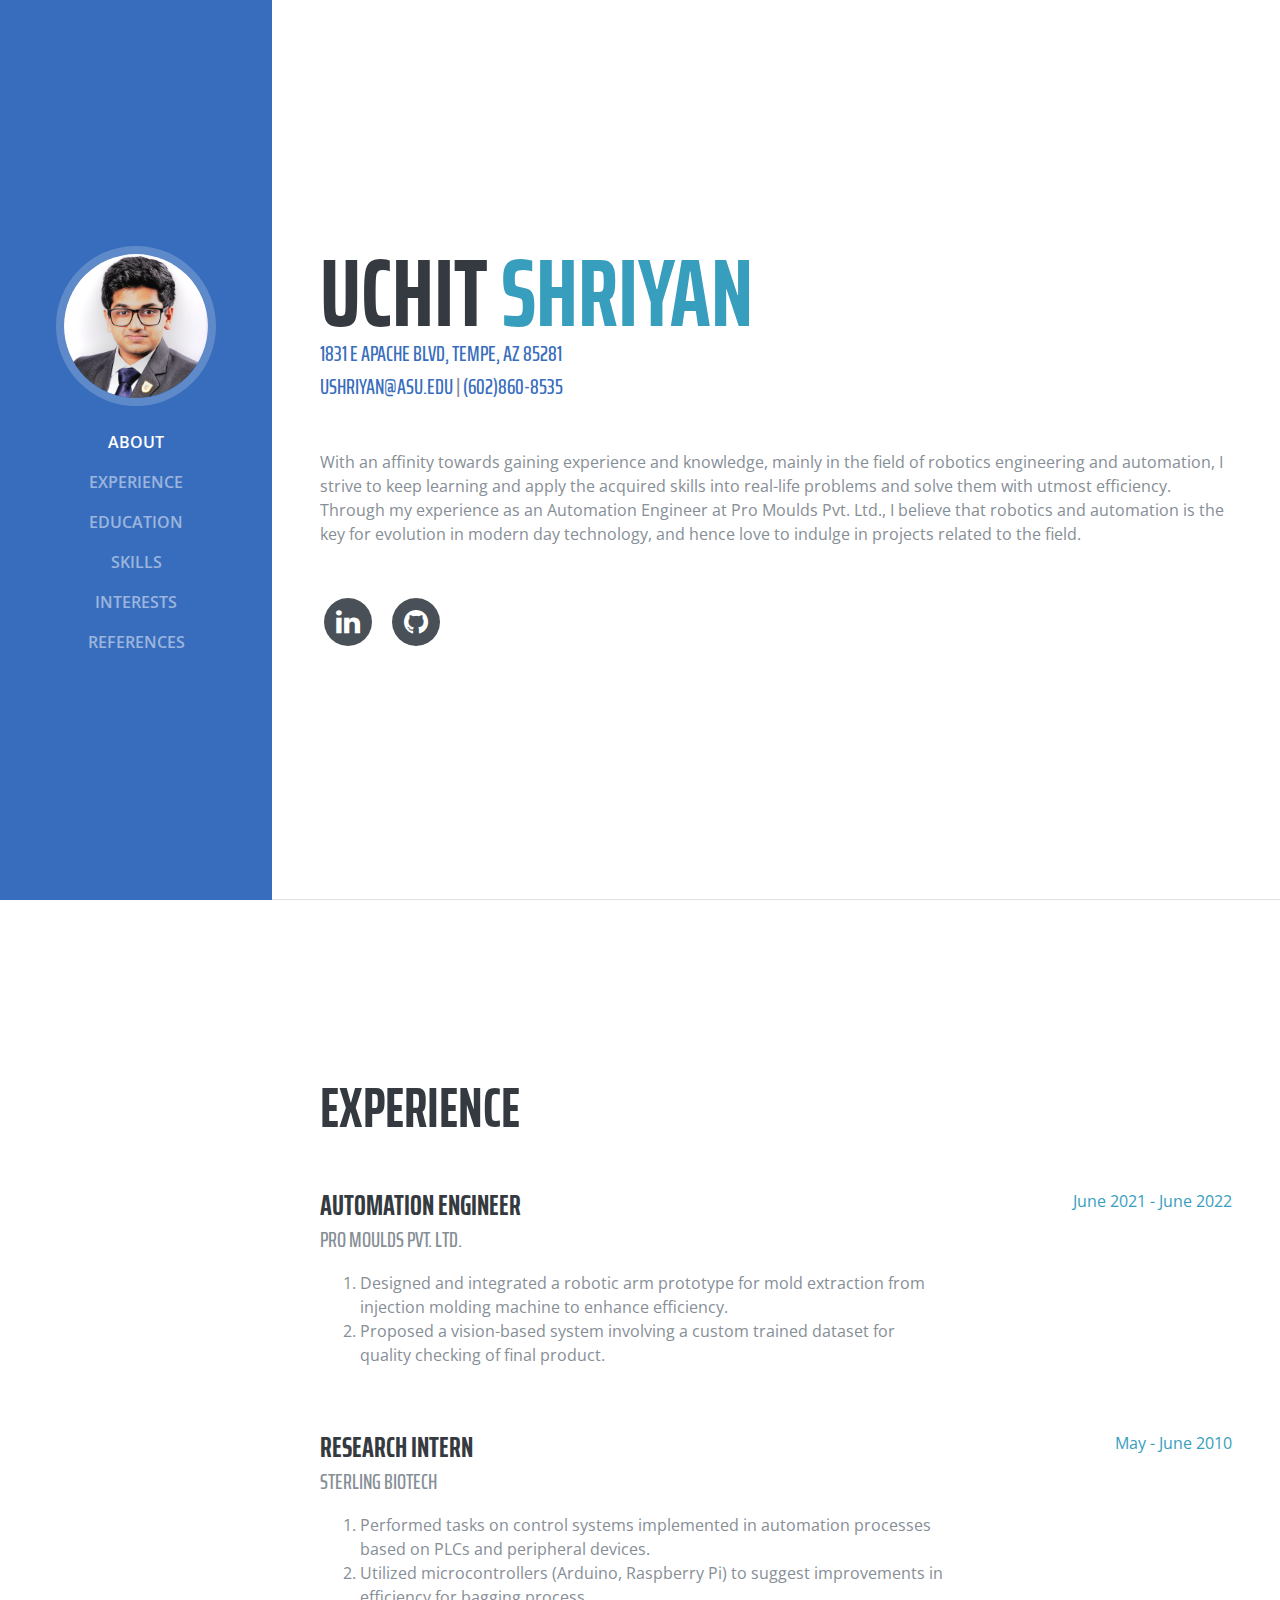
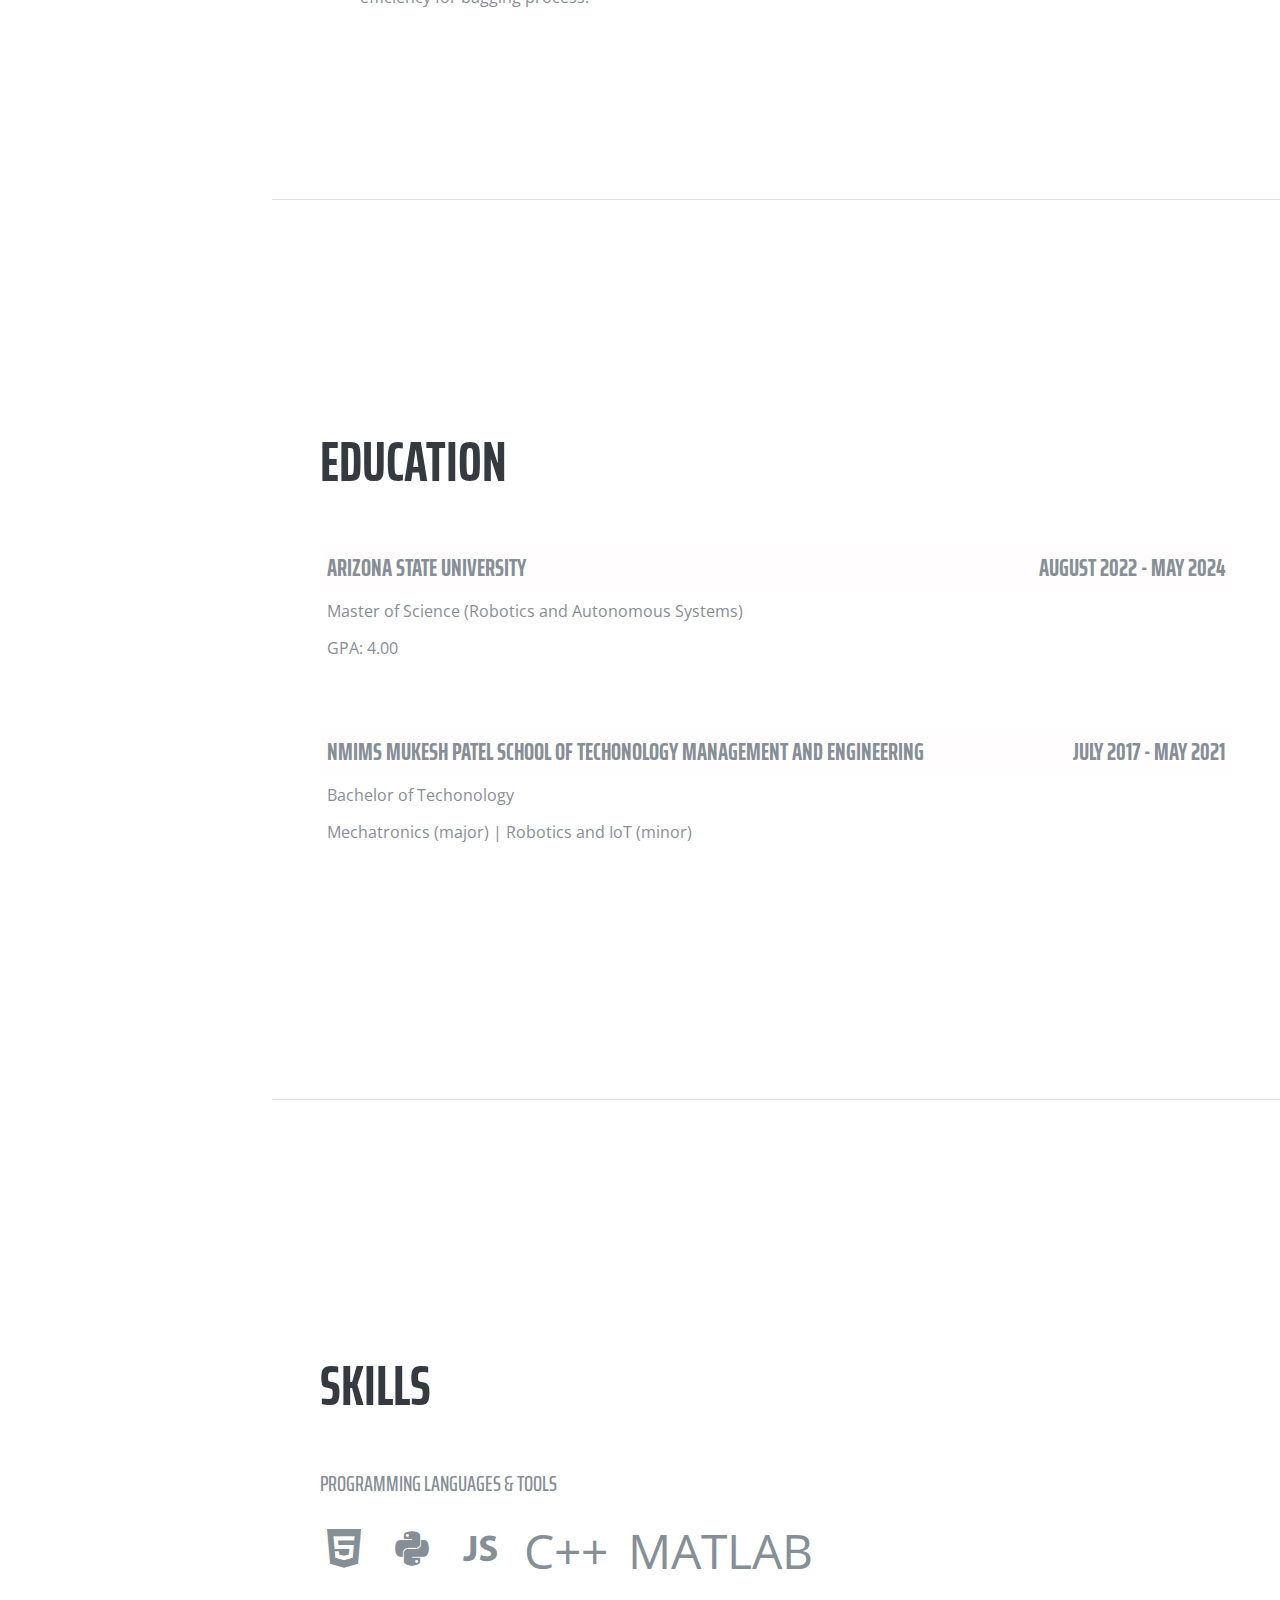
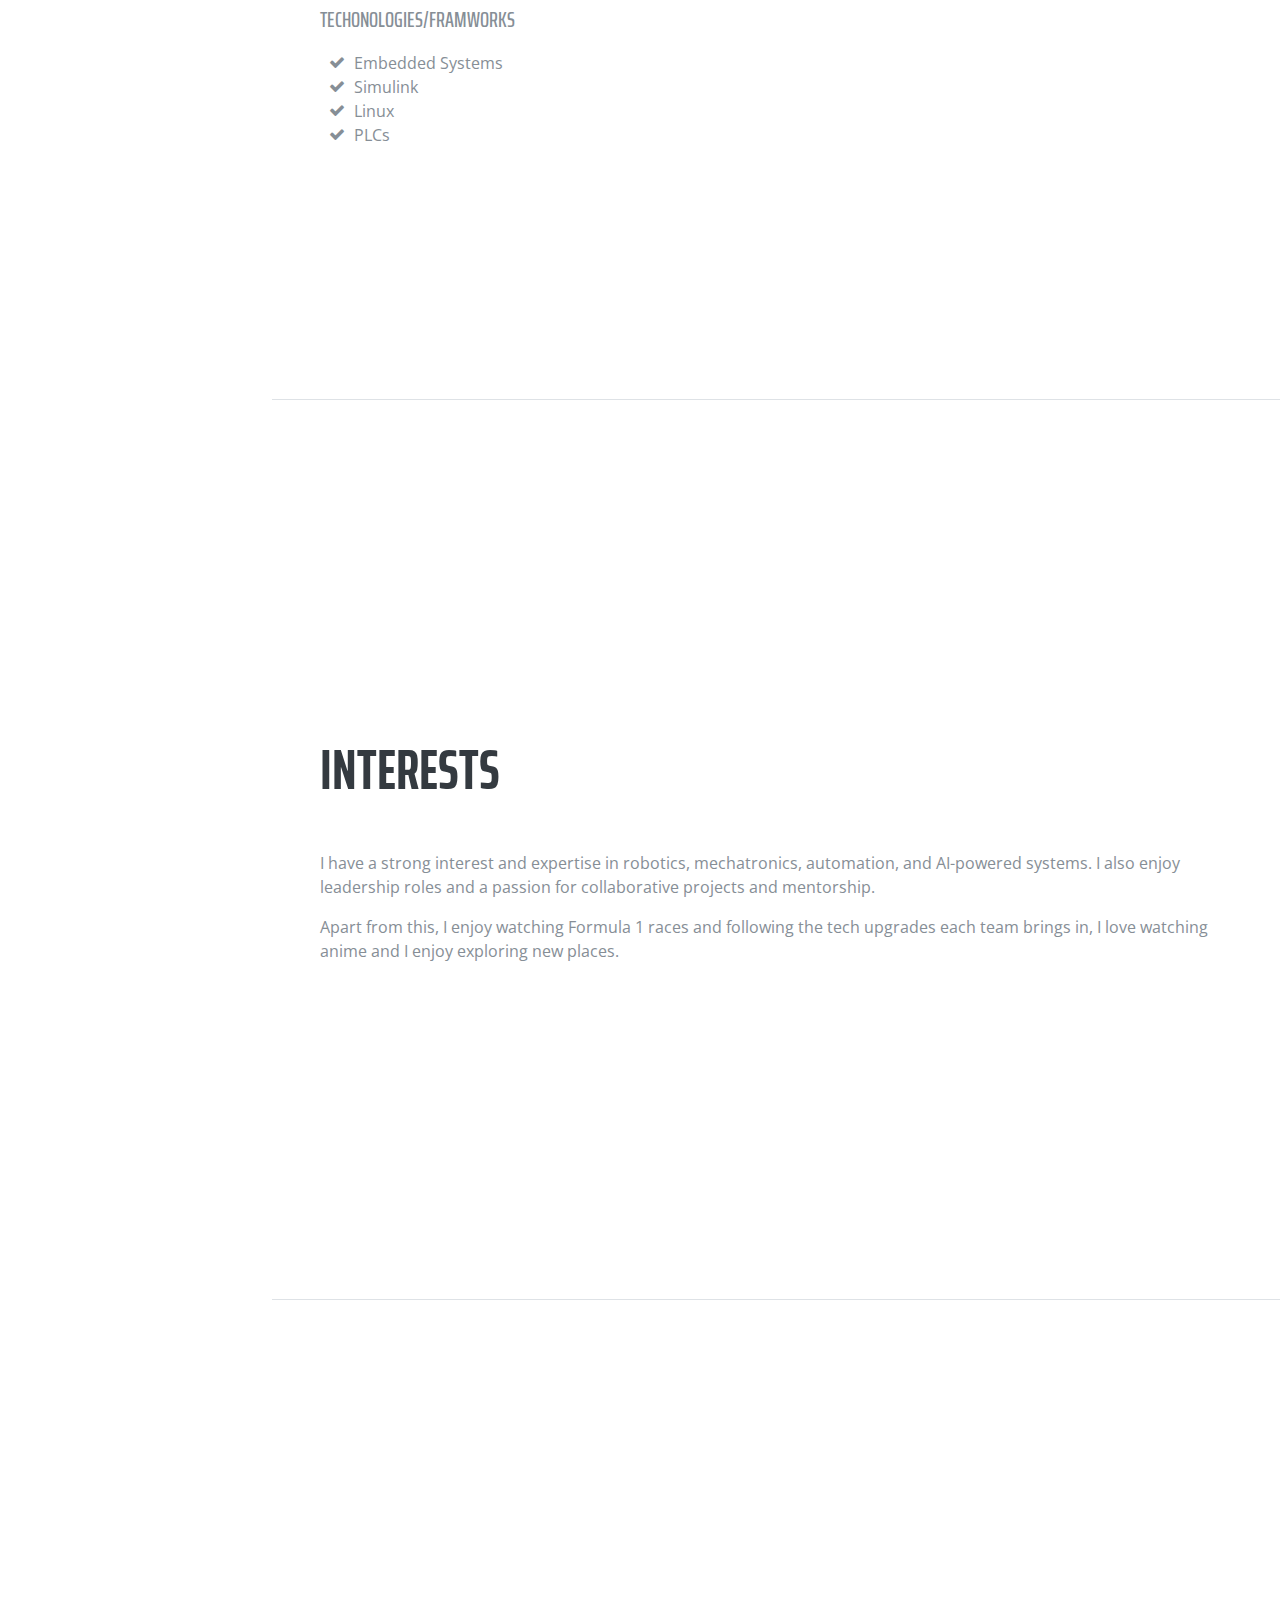
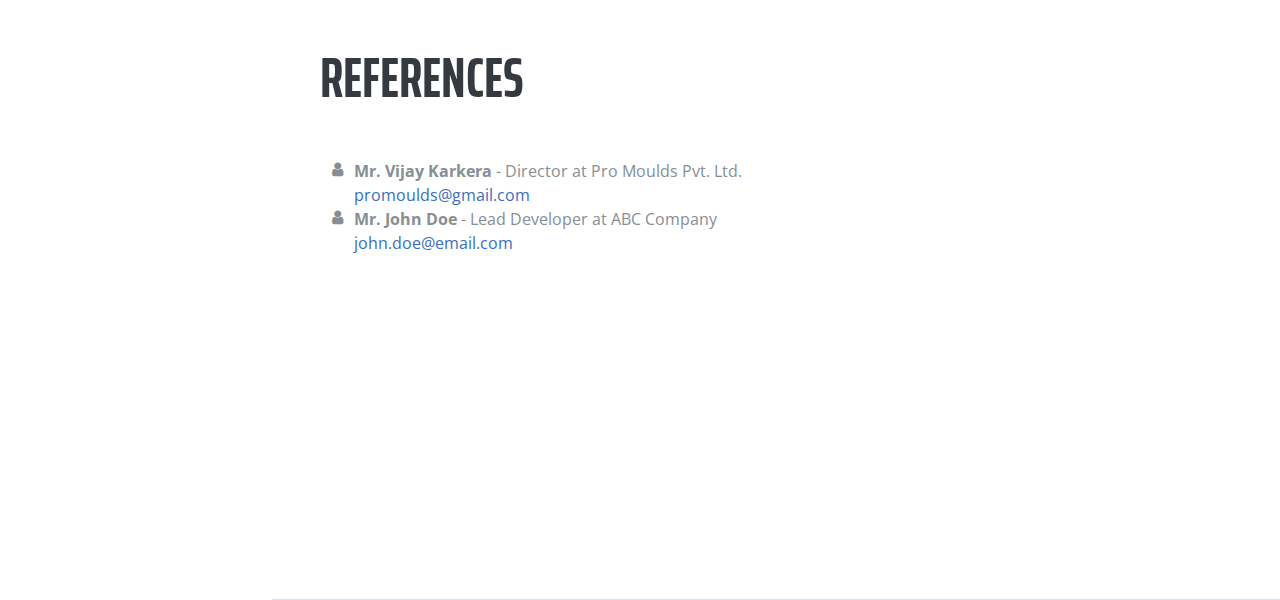
<file: Assignments/Assignment3/code/public/index.html>
<!DOCTYPE html>
<html lang="en">

  <head>

    <meta charset="utf-8">
    <meta name="viewport" content="width=device-width, initial-scale=1, shrink-to-fit=no">
    <meta name="description" content="">
    <meta name="author" content="">

    <title>Uchit Shriyan Resume</title>

    <!-- Bootstrap core CSS -->
    <link href="vendor/bootstrap/css/bootstrap.min.css" rel="stylesheet">

    <!-- Custom fonts for this template -->
    <link href="https://fonts.googleapis.com/css?family=Saira+Extra+Condensed:100,200,300,400,500,600,700,800,900" rel="stylesheet">
    <link href="https://fonts.googleapis.com/css?family=Open+Sans:300,300i,400,400i,600,600i,700,700i,800,800i" rel="stylesheet">
    <link href="vendor/font-awesome/css/font-awesome.min.css" rel="stylesheet">
    <link href="vendor/devicons/css/devicons.min.css" rel="stylesheet">
    <link href="vendor/simple-line-icons/css/simple-line-icons.css" rel="stylesheet">

    <!-- Custom styles for this template -->
    <link href="css/resume.min.css" rel="stylesheet">

  </head>

  <body id="page-top">

    <nav class="navbar navbar-expand-lg navbar-dark bg-primary fixed-top" id="sideNav">
      <a class="navbar-brand js-scroll-trigger" href="#page-top">
        <span class="d-block d-lg-none">Start Bootstrap</span>
        <span class="d-none d-lg-block">
          <img class="img-fluid img-profile rounded-circle mx-auto mb-2" src="img/profile.jpg" alt="">
        </span>
      </a>
      <button class="navbar-toggler" type="button" data-toggle="collapse" data-target="#navbarSupportedContent" aria-controls="navbarSupportedContent" aria-expanded="false" aria-label="Toggle navigation">
        <span class="navbar-toggler-icon"></span>
      </button>
      <div class="collapse navbar-collapse" id="navbarSupportedContent">
        <ul class="navbar-nav">
          <li class="nav-item">
            <a class="nav-link js-scroll-trigger" href="#about">About</a>
          </li>
          <li class="nav-item">
            <a class="nav-link js-scroll-trigger" href="#experience">Experience</a>
          </li>
          <li class="nav-item">
            <a class="nav-link js-scroll-trigger" href="#education">Education</a>
          </li>
          <li class="nav-item">
            <a class="nav-link js-scroll-trigger" href="#skills">Skills</a>
          </li>
          <li class="nav-item">
            <a class="nav-link js-scroll-trigger" href="#interests">Interests</a>
          </li>
          <li class="nav-item">
            <a class="nav-link js-scroll-trigger" href="#references">References</a>
          </li>
        </ul>
      </div>
    </nav>

    <div class="container-fluid p-0">

      <section class="resume-section p-3 p-lg-5 d-flex d-column" id="about">
        <div class="my-auto">
          <h1 class="mb-0">UCHIT
            <span class="text-primary">SHRIYAN</span>
          </h1>
          <div class="subheading mb-5"><a href="https://www.google.com/maps/place/1831+E+Apache+Blvd,+Tempe,+AZ+85281/@33.4140028,-111.9079144,17z/data=!3m1!4b1!4m6!3m5!1s0x872b08f5aff43799:0x24b29724d6fc8b65!8m2!3d33.4140004!4d-111.9065104!16s%2Fg%2F11c2871m92?entry=ttu"> 1831 E APACHE BLVD, TEMPE, AZ 85281</a>
            <p><a href="mailto:ushriyan@asu.edu">  ushriyan@asu.edu </a> <a> | </a> <a href="tel:+16028608535"> (602)860-8535 </a> </p>
          </div>
          <p class="mb-5">With an affinity towards gaining experience and knowledge, mainly in the field of robotics engineering and automation, I strive to keep learning and apply the acquired skills into real-life problems and solve them with utmost efficiency. 
            Through my experience as an Automation Engineer at Pro Moulds Pvt. Ltd., I believe that robotics and automation is the key for evolution in modern day technology, and hence love to indulge in projects related to the field.</p>
          <ul class="list-inline list-social-icons mb-0">
            <li class="list-inline-item">
              <a href="https://www.linkedin.com/in/us29/">
                <span class="fa-stack fa-lg">
                  <i class="fa fa-circle fa-stack-2x"></i>
                  <i class="fa fa-linkedin fa-stack-1x fa-inverse"></i>
                </span>
              </a>
            </li>
            <li class="list-inline-item">
              <a href="https://github.com/UchitShriyan/AME494598Fall2023/">
                <span class="fa-stack fa-lg">
                  <i class="fa fa-circle fa-stack-2x"></i>
                  <i class="fa fa-github fa-stack-1x fa-inverse"></i>
                </span>
              </a>
            </li>
          </ul>
        </div>
      </section>

      <section class="resume-section p-3 p-lg-5 d-flex flex-column" id="experience">
        <div class="my-auto">
          <h2 class="mb-5">Experience</h2>

          <div class="resume-item d-flex flex-column flex-md-row mb-5">
            <div class="resume-content mr-auto">
              <h3 class="mb-0">Automation Engineer</h3>
              <div class="subheading mb-3">Pro Moulds Pvt. Ltd.</div>
              <ol>
                <li>Designed and integrated a robotic arm prototype for mold extraction from injection molding machine to enhance efficiency.</li>
                <li>Proposed a vision-based system involving a custom trained dataset for quality checking of final product.</li>
              </ol>
            </div>
            <div class="resume-date text-md-right">
              <span class="text-primary">June 2021 - June 2022</span>
            </div>
          </div>


          <div class="resume-item d-flex flex-column flex-md-row">
            <div class="resume-content mr-auto">
              <h3 class="mb-0">Research Intern</h3>
              <div class="subheading mb-3">Sterling Biotech</div>
              <ol>
                <li>Performed tasks on control systems implemented in automation processes based on PLCs and peripheral devices.</li>
                <li>Utilized microcontrollers (Arduino, Raspberry Pi) to suggest improvements in efficiency for bagging process.</li>
              </ol>
            </div>
            <div class="resume-date text-md-right">
              <span class="text-primary">May  - June 2010</span>
            </div>
          </div>

        </div>

      </section>

      <section class="resume-section p-3 p-lg-5 d-flex flex-column" id="education">
        <div class="my-auto">
          <h2 class="mb-5">Education</h2>
            <table class="resume-table">
              <thead>
                  <tr>
                      <th>Arizona State University</th>
                      <th class="right-align">August 2022 - May 2024</th>
                  </tr>
              </thead>
              <tbody>
                  <tr>
                      <td>Master of Science (Robotics and Autonomous Systems)</td>
                  </tr>
                  <tr>
                    <td>GPA: 4.00</td>
                  </tr>
              </tbody>
              <tbody class="spacer">
                <tr>
                    <td colspan="2"></td>
                </tr>
              </tbody>    
              <thead>
                  <tr>
                      <th>NMIMS Mukesh Patel School of Techonology Management and Engineering</th>
                      <th class="right-align">July 2017 - May 2021</th>
                  </tr>
              </thead>
              <tbody>
                  <tr>
                      <td>Bachelor of Techonology</td>
                  </tr>
                  <tr>
                    <td>Mechatronics (major) | Robotics and IoT (minor)</td>
                  </tr>
                  <tr></tr>     
              </tbody>
            </table>  
        </div>
      </section>

      <section class="resume-section p-3 p-lg-5 d-flex flex-column" id="skills">
        <div class="my-auto">
          <h2 class="mb-5">Skills</h2>

          <div class="subheading mb-3">Programming Languages &amp; Tools</div>
          <ul class="list-inline list-icons">
            <li class="list-inline-item">
              <i class="devicons devicons-html5"></i>
            </li>
            <li class="list-inline-item">
              <i class="devicons devicons-python"></i>
            </li>
            <li class="list-inline-item">
              <i class="devicons devicons-javascript"></i>
            </li>
            <li class="list-inline-item">
              <i class="fas fa-cuttlefish"></i> C++ 
            </li>
            <li class="list-inline-item">
              <i class="fas fa-text"></i> MATLAB
            </li>
          </ul>

          <div class="subheading mb-3">Techonologies/Framworks</div>
          <ul class="fa-ul mb-0">
            <li>
              <i class="fa-li fa fa-check"></i>
              Embedded Systems</li>
            <li>
              <i class="fa-li fa fa-check"></i>
              Simulink</li>
            <li>
              <i class="fa-li fa fa-check"></i>
              Linux</li>
            <li>
              <i class="fa-li fa fa-check"></i>
              PLCs</li>
          </ul>
        </div>
      </section>

      <section class="resume-section p-3 p-lg-5 d-flex flex-column" id="interests">
        <div class="my-auto">
          <h2 class="mb-5">Interests</h2>
          <p>I have a strong interest and expertise in robotics, mechatronics, automation, and AI-powered systems. I also enjoy leadership roles and a passion for collaborative projects and mentorship.</p>
          <p class="mb-0">Apart from this, I enjoy watching Formula 1 races and following the tech upgrades each team brings in, I love watching anime and I enjoy exploring new places.</p>
        </div>
      </section>

      <section class="resume-section p-3 p-lg-5 d-flex flex-column" id="references">
        <div class="my-auto">
            <h2 class="mb-5">References</h2>
            <ul class="fa-ul mb-0">
                <li>
                    <i class="fa-li fa fa-user"></i>
                    <strong>Mr. Vijay Karkera</strong> - Director at Pro Moulds Pvt. Ltd.<br>
                    <a href="promoulds@gmail.com"> promoulds@gmail.com</a>
                </li>
                <li>
                    <i class="fa-li fa fa-user"></i>
                    <strong>Mr. John Doe</strong> - Lead Developer at ABC Company<br>
                    <a href="mailto:john.doe@email.com">john.doe@email.com</a>
                </li>
            </ul>
        </div>
      </section>
    
    

    </div>

    <!-- Bootstrap core JavaScript -->
    <script src="vendor/jquery/jquery.min.js"></script>
    <script src="vendor/bootstrap/js/bootstrap.bundle.min.js"></script>

    <!-- Plugin JavaScript -->
    <script src="vendor/jquery-easing/jquery.easing.min.js"></script>

    <!-- Custom scripts for this template -->
    <script src="js/resume.min.js"></script>

  </body>

</html>
</file>
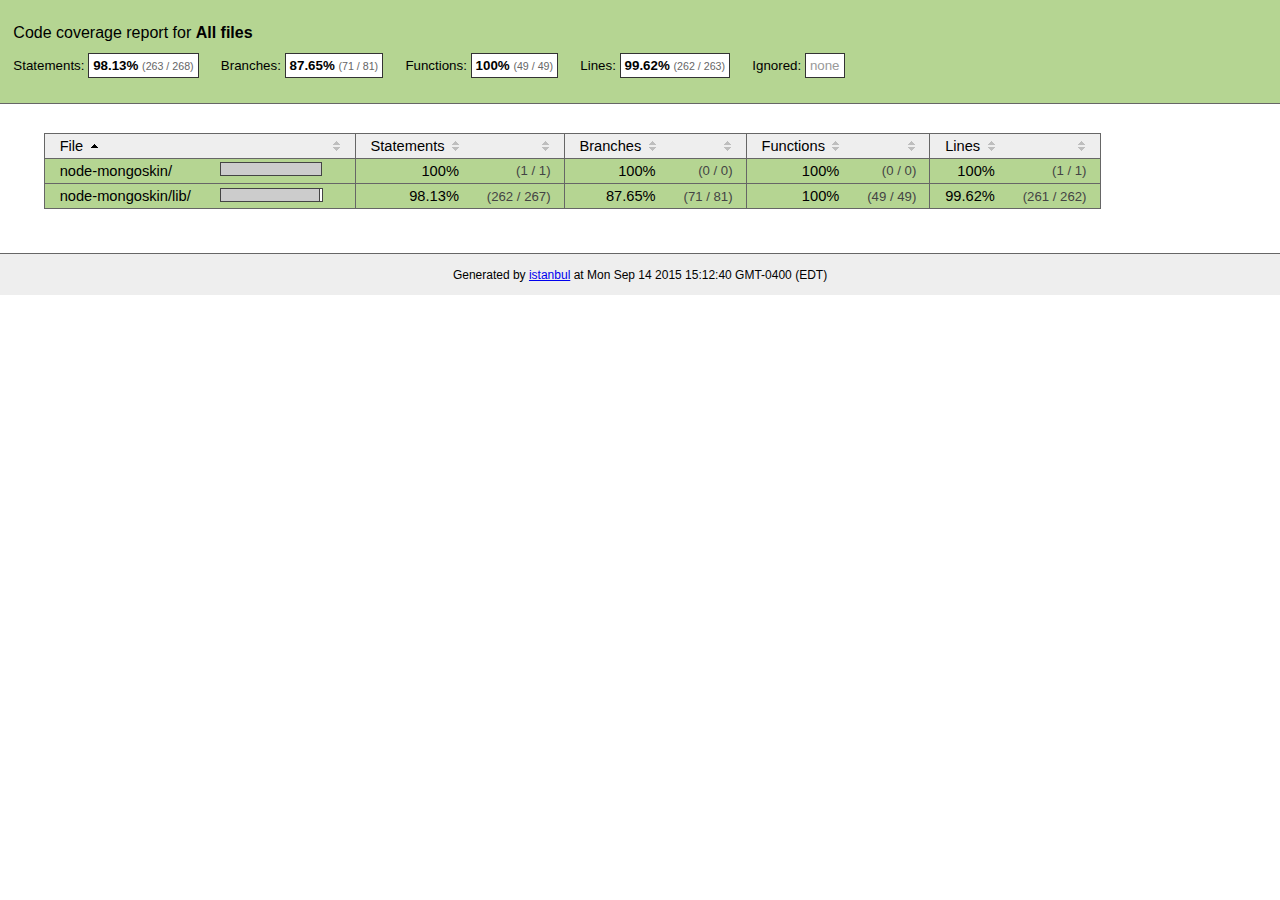
<file: Assignments/Assignment5/Code/server/node_modules/mongoskin/coverage/lcov-report/index.html>
<!doctype html>
<html lang="en">
<head>
    <title>Code coverage report for All files</title>
    <meta charset="utf-8">
    <link rel="stylesheet" href="prettify.css">
    <link rel="stylesheet" href="base.css">
    <style type='text/css'>
        div.coverage-summary .sorter {
            background-image: url(sort-arrow-sprite.png);
        }
    </style>
</head>
<body>
<div class="header high">
    <h1>Code coverage report for <span class="entity">All files</span></h1>
    <h2>
        Statements: <span class="metric">98.13% <small>(263 / 268)</small></span> &nbsp;&nbsp;&nbsp;&nbsp;
        Branches: <span class="metric">87.65% <small>(71 / 81)</small></span> &nbsp;&nbsp;&nbsp;&nbsp;
        Functions: <span class="metric">100% <small>(49 / 49)</small></span> &nbsp;&nbsp;&nbsp;&nbsp;
        Lines: <span class="metric">99.62% <small>(262 / 263)</small></span> &nbsp;&nbsp;&nbsp;&nbsp;
        Ignored: <span class="metric"><span class="ignore-none">none</span></span> &nbsp;&nbsp;&nbsp;&nbsp;
    </h2>
    <div class="path"></div>
</div>
<div class="body">
<div class="coverage-summary">
<table>
<thead>
<tr>
   <th data-col="file" data-fmt="html" data-html="true" class="file">File</th>
   <th data-col="pic" data-type="number" data-fmt="html" data-html="true" class="pic"></th>
   <th data-col="statements" data-type="number" data-fmt="pct" class="pct">Statements</th>
   <th data-col="statements_raw" data-type="number" data-fmt="html" class="abs"></th>
   <th data-col="branches" data-type="number" data-fmt="pct" class="pct">Branches</th>
   <th data-col="branches_raw" data-type="number" data-fmt="html" class="abs"></th>
   <th data-col="functions" data-type="number" data-fmt="pct" class="pct">Functions</th>
   <th data-col="functions_raw" data-type="number" data-fmt="html" class="abs"></th>
   <th data-col="lines" data-type="number" data-fmt="pct" class="pct">Lines</th>
   <th data-col="lines_raw" data-type="number" data-fmt="html" class="abs"></th>
</tr>
</thead>
<tbody><tr>
	<td class="file high" data-value="node-mongoskin/"><a href="node-mongoskin/index.html">node-mongoskin/</a></td>
	<td data-value="100" class="pic high"><span class="cover-fill cover-full" style="width: 100px;"></span><span class="cover-empty" style="width:0px;"></span></td>
	<td data-value="100" class="pct high">100%</td>
	<td data-value="1" class="abs high">(1&nbsp;/&nbsp;1)</td>
	<td data-value="100" class="pct high">100%</td>
	<td data-value="0" class="abs high">(0&nbsp;/&nbsp;0)</td>
	<td data-value="100" class="pct high">100%</td>
	<td data-value="0" class="abs high">(0&nbsp;/&nbsp;0)</td>
	<td data-value="100" class="pct high">100%</td>
	<td data-value="1" class="abs high">(1&nbsp;/&nbsp;1)</td>
	</tr>

<tr>
	<td class="file high" data-value="node-mongoskin/lib/"><a href="node-mongoskin/lib/index.html">node-mongoskin/lib/</a></td>
	<td data-value="98.13" class="pic high"><span class="cover-fill" style="width: 98px;"></span><span class="cover-empty" style="width:2px;"></span></td>
	<td data-value="98.13" class="pct high">98.13%</td>
	<td data-value="267" class="abs high">(262&nbsp;/&nbsp;267)</td>
	<td data-value="87.65" class="pct high">87.65%</td>
	<td data-value="81" class="abs high">(71&nbsp;/&nbsp;81)</td>
	<td data-value="100" class="pct high">100%</td>
	<td data-value="49" class="abs high">(49&nbsp;/&nbsp;49)</td>
	<td data-value="99.62" class="pct high">99.62%</td>
	<td data-value="262" class="abs high">(261&nbsp;/&nbsp;262)</td>
	</tr>

</tbody>
</table>
</div>
</div>
<div class="footer">
    <div class="meta">Generated by <a href="http://istanbul-js.org/" target="_blank">istanbul</a> at Mon Sep 14 2015 15:12:40 GMT-0400 (EDT)</div>
</div>
<script src="prettify.js"></script>
<script>
window.onload = function () {
        if (typeof prettyPrint === 'function') {
            prettyPrint();
        }
};
</script>
<script src="sorter.js"></script>
</body>
</html>
</file>
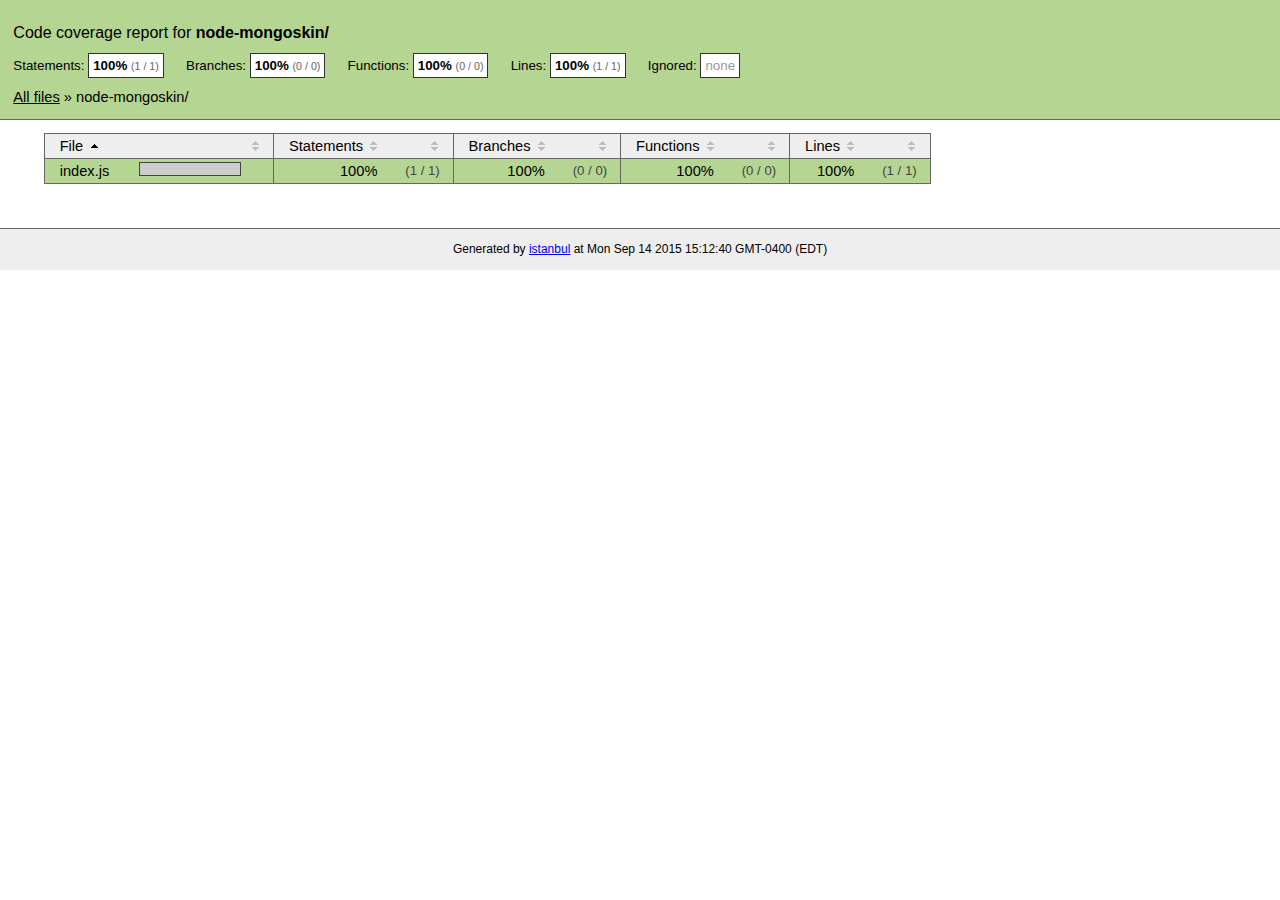
<file: Assignments/Assignment5/Code/server/node_modules/mongoskin/coverage/lcov-report/node-mongoskin/index.html>
<!doctype html>
<html lang="en">
<head>
    <title>Code coverage report for node-mongoskin/</title>
    <meta charset="utf-8">
    <link rel="stylesheet" href="../prettify.css">
    <link rel="stylesheet" href="../base.css">
    <style type='text/css'>
        div.coverage-summary .sorter {
            background-image: url(../sort-arrow-sprite.png);
        }
    </style>
</head>
<body>
<div class="header high">
    <h1>Code coverage report for <span class="entity">node-mongoskin/</span></h1>
    <h2>
        Statements: <span class="metric">100% <small>(1 / 1)</small></span> &nbsp;&nbsp;&nbsp;&nbsp;
        Branches: <span class="metric">100% <small>(0 / 0)</small></span> &nbsp;&nbsp;&nbsp;&nbsp;
        Functions: <span class="metric">100% <small>(0 / 0)</small></span> &nbsp;&nbsp;&nbsp;&nbsp;
        Lines: <span class="metric">100% <small>(1 / 1)</small></span> &nbsp;&nbsp;&nbsp;&nbsp;
        Ignored: <span class="metric"><span class="ignore-none">none</span></span> &nbsp;&nbsp;&nbsp;&nbsp;
    </h2>
    <div class="path"><a href="../index.html">All files</a> &#187; node-mongoskin/</div>
</div>
<div class="body">
<div class="coverage-summary">
<table>
<thead>
<tr>
   <th data-col="file" data-fmt="html" data-html="true" class="file">File</th>
   <th data-col="pic" data-type="number" data-fmt="html" data-html="true" class="pic"></th>
   <th data-col="statements" data-type="number" data-fmt="pct" class="pct">Statements</th>
   <th data-col="statements_raw" data-type="number" data-fmt="html" class="abs"></th>
   <th data-col="branches" data-type="number" data-fmt="pct" class="pct">Branches</th>
   <th data-col="branches_raw" data-type="number" data-fmt="html" class="abs"></th>
   <th data-col="functions" data-type="number" data-fmt="pct" class="pct">Functions</th>
   <th data-col="functions_raw" data-type="number" data-fmt="html" class="abs"></th>
   <th data-col="lines" data-type="number" data-fmt="pct" class="pct">Lines</th>
   <th data-col="lines_raw" data-type="number" data-fmt="html" class="abs"></th>
</tr>
</thead>
<tbody><tr>
	<td class="file high" data-value="index.js"><a href="index.js.html">index.js</a></td>
	<td data-value="100" class="pic high"><span class="cover-fill cover-full" style="width: 100px;"></span><span class="cover-empty" style="width:0px;"></span></td>
	<td data-value="100" class="pct high">100%</td>
	<td data-value="1" class="abs high">(1&nbsp;/&nbsp;1)</td>
	<td data-value="100" class="pct high">100%</td>
	<td data-value="0" class="abs high">(0&nbsp;/&nbsp;0)</td>
	<td data-value="100" class="pct high">100%</td>
	<td data-value="0" class="abs high">(0&nbsp;/&nbsp;0)</td>
	<td data-value="100" class="pct high">100%</td>
	<td data-value="1" class="abs high">(1&nbsp;/&nbsp;1)</td>
	</tr>

</tbody>
</table>
</div>
</div>
<div class="footer">
    <div class="meta">Generated by <a href="http://istanbul-js.org/" target="_blank">istanbul</a> at Mon Sep 14 2015 15:12:40 GMT-0400 (EDT)</div>
</div>
<script src="../prettify.js"></script>
<script>
window.onload = function () {
        if (typeof prettyPrint === 'function') {
            prettyPrint();
        }
};
</script>
<script src="../sorter.js"></script>
</body>
</html>
</file>
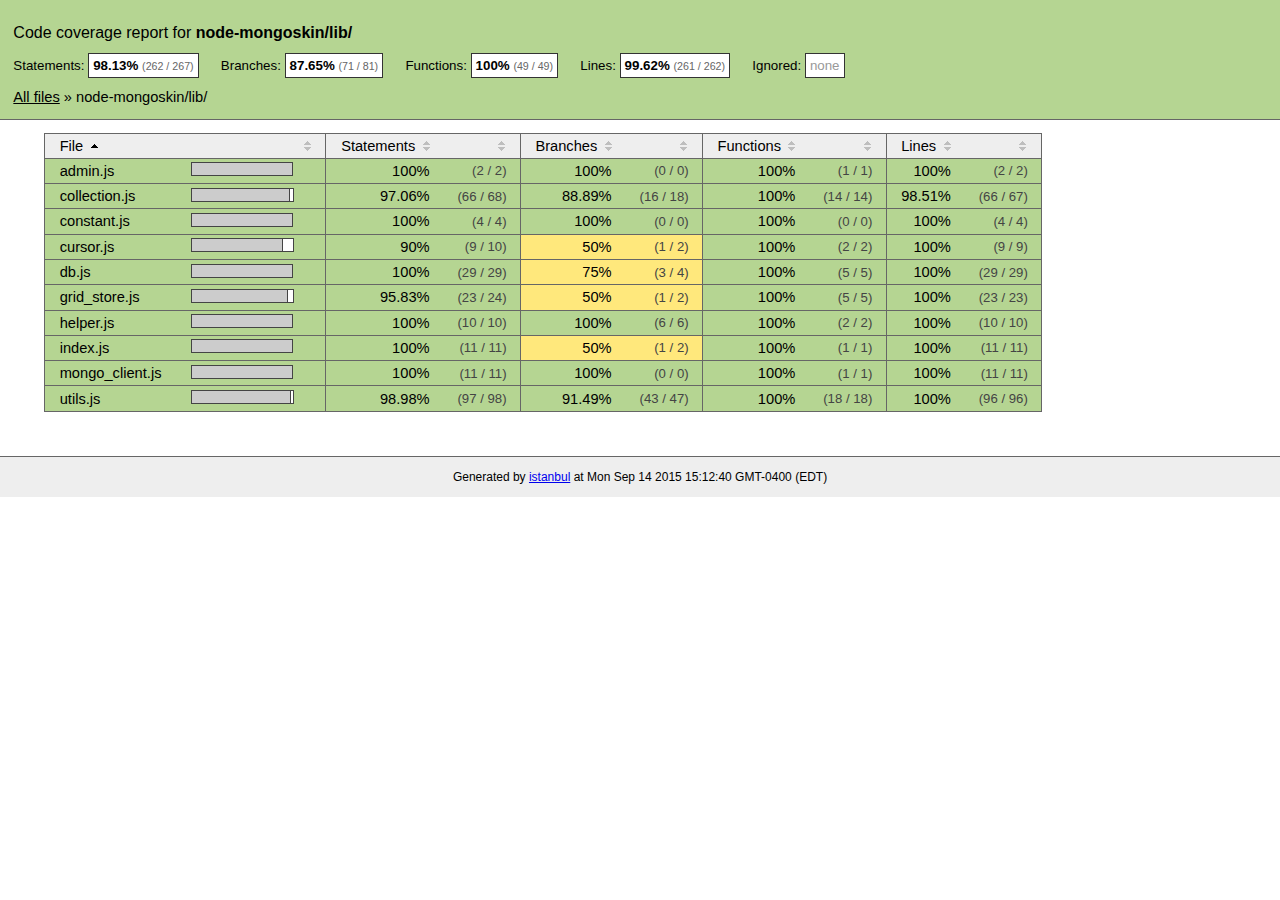
<file: Assignments/Assignment5/Code/server/node_modules/mongoskin/coverage/lcov-report/node-mongoskin/lib/index.html>
<!doctype html>
<html lang="en">
<head>
    <title>Code coverage report for node-mongoskin/lib/</title>
    <meta charset="utf-8">
    <link rel="stylesheet" href="../../prettify.css">
    <link rel="stylesheet" href="../../base.css">
    <style type='text/css'>
        div.coverage-summary .sorter {
            background-image: url(../../sort-arrow-sprite.png);
        }
    </style>
</head>
<body>
<div class="header high">
    <h1>Code coverage report for <span class="entity">node-mongoskin/lib/</span></h1>
    <h2>
        Statements: <span class="metric">98.13% <small>(262 / 267)</small></span> &nbsp;&nbsp;&nbsp;&nbsp;
        Branches: <span class="metric">87.65% <small>(71 / 81)</small></span> &nbsp;&nbsp;&nbsp;&nbsp;
        Functions: <span class="metric">100% <small>(49 / 49)</small></span> &nbsp;&nbsp;&nbsp;&nbsp;
        Lines: <span class="metric">99.62% <small>(261 / 262)</small></span> &nbsp;&nbsp;&nbsp;&nbsp;
        Ignored: <span class="metric"><span class="ignore-none">none</span></span> &nbsp;&nbsp;&nbsp;&nbsp;
    </h2>
    <div class="path"><a href="../../index.html">All files</a> &#187; node-mongoskin/lib/</div>
</div>
<div class="body">
<div class="coverage-summary">
<table>
<thead>
<tr>
   <th data-col="file" data-fmt="html" data-html="true" class="file">File</th>
   <th data-col="pic" data-type="number" data-fmt="html" data-html="true" class="pic"></th>
   <th data-col="statements" data-type="number" data-fmt="pct" class="pct">Statements</th>
   <th data-col="statements_raw" data-type="number" data-fmt="html" class="abs"></th>
   <th data-col="branches" data-type="number" data-fmt="pct" class="pct">Branches</th>
   <th data-col="branches_raw" data-type="number" data-fmt="html" class="abs"></th>
   <th data-col="functions" data-type="number" data-fmt="pct" class="pct">Functions</th>
   <th data-col="functions_raw" data-type="number" data-fmt="html" class="abs"></th>
   <th data-col="lines" data-type="number" data-fmt="pct" class="pct">Lines</th>
   <th data-col="lines_raw" data-type="number" data-fmt="html" class="abs"></th>
</tr>
</thead>
<tbody><tr>
	<td class="file high" data-value="admin.js"><a href="admin.js.html">admin.js</a></td>
	<td data-value="100" class="pic high"><span class="cover-fill cover-full" style="width: 100px;"></span><span class="cover-empty" style="width:0px;"></span></td>
	<td data-value="100" class="pct high">100%</td>
	<td data-value="2" class="abs high">(2&nbsp;/&nbsp;2)</td>
	<td data-value="100" class="pct high">100%</td>
	<td data-value="0" class="abs high">(0&nbsp;/&nbsp;0)</td>
	<td data-value="100" class="pct high">100%</td>
	<td data-value="1" class="abs high">(1&nbsp;/&nbsp;1)</td>
	<td data-value="100" class="pct high">100%</td>
	<td data-value="2" class="abs high">(2&nbsp;/&nbsp;2)</td>
	</tr>

<tr>
	<td class="file high" data-value="collection.js"><a href="collection.js.html">collection.js</a></td>
	<td data-value="97.06" class="pic high"><span class="cover-fill" style="width: 97px;"></span><span class="cover-empty" style="width:3px;"></span></td>
	<td data-value="97.06" class="pct high">97.06%</td>
	<td data-value="68" class="abs high">(66&nbsp;/&nbsp;68)</td>
	<td data-value="88.89" class="pct high">88.89%</td>
	<td data-value="18" class="abs high">(16&nbsp;/&nbsp;18)</td>
	<td data-value="100" class="pct high">100%</td>
	<td data-value="14" class="abs high">(14&nbsp;/&nbsp;14)</td>
	<td data-value="98.51" class="pct high">98.51%</td>
	<td data-value="67" class="abs high">(66&nbsp;/&nbsp;67)</td>
	</tr>

<tr>
	<td class="file high" data-value="constant.js"><a href="constant.js.html">constant.js</a></td>
	<td data-value="100" class="pic high"><span class="cover-fill cover-full" style="width: 100px;"></span><span class="cover-empty" style="width:0px;"></span></td>
	<td data-value="100" class="pct high">100%</td>
	<td data-value="4" class="abs high">(4&nbsp;/&nbsp;4)</td>
	<td data-value="100" class="pct high">100%</td>
	<td data-value="0" class="abs high">(0&nbsp;/&nbsp;0)</td>
	<td data-value="100" class="pct high">100%</td>
	<td data-value="0" class="abs high">(0&nbsp;/&nbsp;0)</td>
	<td data-value="100" class="pct high">100%</td>
	<td data-value="4" class="abs high">(4&nbsp;/&nbsp;4)</td>
	</tr>

<tr>
	<td class="file high" data-value="cursor.js"><a href="cursor.js.html">cursor.js</a></td>
	<td data-value="90" class="pic high"><span class="cover-fill" style="width: 90px;"></span><span class="cover-empty" style="width:10px;"></span></td>
	<td data-value="90" class="pct high">90%</td>
	<td data-value="10" class="abs high">(9&nbsp;/&nbsp;10)</td>
	<td data-value="50" class="pct medium">50%</td>
	<td data-value="2" class="abs medium">(1&nbsp;/&nbsp;2)</td>
	<td data-value="100" class="pct high">100%</td>
	<td data-value="2" class="abs high">(2&nbsp;/&nbsp;2)</td>
	<td data-value="100" class="pct high">100%</td>
	<td data-value="9" class="abs high">(9&nbsp;/&nbsp;9)</td>
	</tr>

<tr>
	<td class="file high" data-value="db.js"><a href="db.js.html">db.js</a></td>
	<td data-value="100" class="pic high"><span class="cover-fill cover-full" style="width: 100px;"></span><span class="cover-empty" style="width:0px;"></span></td>
	<td data-value="100" class="pct high">100%</td>
	<td data-value="29" class="abs high">(29&nbsp;/&nbsp;29)</td>
	<td data-value="75" class="pct medium">75%</td>
	<td data-value="4" class="abs medium">(3&nbsp;/&nbsp;4)</td>
	<td data-value="100" class="pct high">100%</td>
	<td data-value="5" class="abs high">(5&nbsp;/&nbsp;5)</td>
	<td data-value="100" class="pct high">100%</td>
	<td data-value="29" class="abs high">(29&nbsp;/&nbsp;29)</td>
	</tr>

<tr>
	<td class="file high" data-value="grid_store.js"><a href="grid_store.js.html">grid_store.js</a></td>
	<td data-value="95.83" class="pic high"><span class="cover-fill" style="width: 95px;"></span><span class="cover-empty" style="width:5px;"></span></td>
	<td data-value="95.83" class="pct high">95.83%</td>
	<td data-value="24" class="abs high">(23&nbsp;/&nbsp;24)</td>
	<td data-value="50" class="pct medium">50%</td>
	<td data-value="2" class="abs medium">(1&nbsp;/&nbsp;2)</td>
	<td data-value="100" class="pct high">100%</td>
	<td data-value="5" class="abs high">(5&nbsp;/&nbsp;5)</td>
	<td data-value="100" class="pct high">100%</td>
	<td data-value="23" class="abs high">(23&nbsp;/&nbsp;23)</td>
	</tr>

<tr>
	<td class="file high" data-value="helper.js"><a href="helper.js.html">helper.js</a></td>
	<td data-value="100" class="pic high"><span class="cover-fill cover-full" style="width: 100px;"></span><span class="cover-empty" style="width:0px;"></span></td>
	<td data-value="100" class="pct high">100%</td>
	<td data-value="10" class="abs high">(10&nbsp;/&nbsp;10)</td>
	<td data-value="100" class="pct high">100%</td>
	<td data-value="6" class="abs high">(6&nbsp;/&nbsp;6)</td>
	<td data-value="100" class="pct high">100%</td>
	<td data-value="2" class="abs high">(2&nbsp;/&nbsp;2)</td>
	<td data-value="100" class="pct high">100%</td>
	<td data-value="10" class="abs high">(10&nbsp;/&nbsp;10)</td>
	</tr>

<tr>
	<td class="file high" data-value="index.js"><a href="index.js.html">index.js</a></td>
	<td data-value="100" class="pic high"><span class="cover-fill cover-full" style="width: 100px;"></span><span class="cover-empty" style="width:0px;"></span></td>
	<td data-value="100" class="pct high">100%</td>
	<td data-value="11" class="abs high">(11&nbsp;/&nbsp;11)</td>
	<td data-value="50" class="pct medium">50%</td>
	<td data-value="2" class="abs medium">(1&nbsp;/&nbsp;2)</td>
	<td data-value="100" class="pct high">100%</td>
	<td data-value="1" class="abs high">(1&nbsp;/&nbsp;1)</td>
	<td data-value="100" class="pct high">100%</td>
	<td data-value="11" class="abs high">(11&nbsp;/&nbsp;11)</td>
	</tr>

<tr>
	<td class="file high" data-value="mongo_client.js"><a href="mongo_client.js.html">mongo_client.js</a></td>
	<td data-value="100" class="pic high"><span class="cover-fill cover-full" style="width: 100px;"></span><span class="cover-empty" style="width:0px;"></span></td>
	<td data-value="100" class="pct high">100%</td>
	<td data-value="11" class="abs high">(11&nbsp;/&nbsp;11)</td>
	<td data-value="100" class="pct high">100%</td>
	<td data-value="0" class="abs high">(0&nbsp;/&nbsp;0)</td>
	<td data-value="100" class="pct high">100%</td>
	<td data-value="1" class="abs high">(1&nbsp;/&nbsp;1)</td>
	<td data-value="100" class="pct high">100%</td>
	<td data-value="11" class="abs high">(11&nbsp;/&nbsp;11)</td>
	</tr>

<tr>
	<td class="file high" data-value="utils.js"><a href="utils.js.html">utils.js</a></td>
	<td data-value="98.98" class="pic high"><span class="cover-fill" style="width: 98px;"></span><span class="cover-empty" style="width:2px;"></span></td>
	<td data-value="98.98" class="pct high">98.98%</td>
	<td data-value="98" class="abs high">(97&nbsp;/&nbsp;98)</td>
	<td data-value="91.49" class="pct high">91.49%</td>
	<td data-value="47" class="abs high">(43&nbsp;/&nbsp;47)</td>
	<td data-value="100" class="pct high">100%</td>
	<td data-value="18" class="abs high">(18&nbsp;/&nbsp;18)</td>
	<td data-value="100" class="pct high">100%</td>
	<td data-value="96" class="abs high">(96&nbsp;/&nbsp;96)</td>
	</tr>

</tbody>
</table>
</div>
</div>
<div class="footer">
    <div class="meta">Generated by <a href="http://istanbul-js.org/" target="_blank">istanbul</a> at Mon Sep 14 2015 15:12:40 GMT-0400 (EDT)</div>
</div>
<script src="../../prettify.js"></script>
<script>
window.onload = function () {
        if (typeof prettyPrint === 'function') {
            prettyPrint();
        }
};
</script>
<script src="../../sorter.js"></script>
</body>
</html>
</file>
<file: Assignments/Assignment3/code/public/vendor/simple-line-icons/css/simple-line-icons.css>
@font-face {
  font-family: 'simple-line-icons';
  src: url('../fonts/Simple-Line-Icons.eot?v=2.4.0');
  src: url('../fonts/Simple-Line-Icons.eot?v=2.4.0#iefix') format('embedded-opentype'), url('../fonts/Simple-Line-Icons.woff2?v=2.4.0') format('woff2'), url('../fonts/Simple-Line-Icons.ttf?v=2.4.0') format('truetype'), url('../fonts/Simple-Line-Icons.woff?v=2.4.0') format('woff'), url('../fonts/Simple-Line-Icons.svg?v=2.4.0#simple-line-icons') format('svg');
  font-weight: normal;
  font-style: normal;
}
/*
 Use the following CSS code if you want to have a class per icon.
 Instead of a list of all class selectors, you can use the generic [class*="icon-"] selector, but it's slower:
*/
.icon-user,
.icon-people,
.icon-user-female,
.icon-user-follow,
.icon-user-following,
.icon-user-unfollow,
.icon-login,
.icon-logout,
.icon-emotsmile,
.icon-phone,
.icon-call-end,
.icon-call-in,
.icon-call-out,
.icon-map,
.icon-location-pin,
.icon-direction,
.icon-directions,
.icon-compass,
.icon-layers,
.icon-menu,
.icon-list,
.icon-options-vertical,
.icon-options,
.icon-arrow-down,
.icon-arrow-left,
.icon-arrow-right,
.icon-arrow-up,
.icon-arrow-up-circle,
.icon-arrow-left-circle,
.icon-arrow-right-circle,
.icon-arrow-down-circle,
.icon-check,
.icon-clock,
.icon-plus,
.icon-minus,
.icon-close,
.icon-event,
.icon-exclamation,
.icon-organization,
.icon-trophy,
.icon-screen-smartphone,
.icon-screen-desktop,
.icon-plane,
.icon-notebook,
.icon-mustache,
.icon-mouse,
.icon-magnet,
.icon-energy,
.icon-disc,
.icon-cursor,
.icon-cursor-move,
.icon-crop,
.icon-chemistry,
.icon-speedometer,
.icon-shield,
.icon-screen-tablet,
.icon-magic-wand,
.icon-hourglass,
.icon-graduation,
.icon-ghost,
.icon-game-controller,
.icon-fire,
.icon-eyeglass,
.icon-envelope-open,
.icon-envelope-letter,
.icon-bell,
.icon-badge,
.icon-anchor,
.icon-wallet,
.icon-vector,
.icon-speech,
.icon-puzzle,
.icon-printer,
.icon-present,
.icon-playlist,
.icon-pin,
.icon-picture,
.icon-handbag,
.icon-globe-alt,
.icon-globe,
.icon-folder-alt,
.icon-folder,
.icon-film,
.icon-feed,
.icon-drop,
.icon-drawer,
.icon-docs,
.icon-doc,
.icon-diamond,
.icon-cup,
.icon-calculator,
.icon-bubbles,
.icon-briefcase,
.icon-book-open,
.icon-basket-loaded,
.icon-basket,
.icon-bag,
.icon-action-undo,
.icon-action-redo,
.icon-wrench,
.icon-umbrella,
.icon-trash,
.icon-tag,
.icon-support,
.icon-frame,
.icon-size-fullscreen,
.icon-size-actual,
.icon-shuffle,
.icon-share-alt,
.icon-share,
.icon-rocket,
.icon-question,
.icon-pie-chart,
.icon-pencil,
.icon-note,
.icon-loop,
.icon-home,
.icon-grid,
.icon-graph,
.icon-microphone,
.icon-music-tone-alt,
.icon-music-tone,
.icon-earphones-alt,
.icon-earphones,
.icon-equalizer,
.icon-like,
.icon-dislike,
.icon-control-start,
.icon-control-rewind,
.icon-control-play,
.icon-control-pause,
.icon-control-forward,
.icon-control-end,
.icon-volume-1,
.icon-volume-2,
.icon-volume-off,
.icon-calendar,
.icon-bulb,
.icon-chart,
.icon-ban,
.icon-bubble,
.icon-camrecorder,
.icon-camera,
.icon-cloud-download,
.icon-cloud-upload,
.icon-envelope,
.icon-eye,
.icon-flag,
.icon-heart,
.icon-info,
.icon-key,
.icon-link,
.icon-lock,
.icon-lock-open,
.icon-magnifier,
.icon-magnifier-add,
.icon-magnifier-remove,
.icon-paper-clip,
.icon-paper-plane,
.icon-power,
.icon-refresh,
.icon-reload,
.icon-settings,
.icon-star,
.icon-symbol-female,
.icon-symbol-male,
.icon-target,
.icon-credit-card,
.icon-paypal,
.icon-social-tumblr,
.icon-social-twitter,
.icon-social-facebook,
.icon-social-instagram,
.icon-social-linkedin,
.icon-social-pinterest,
.icon-social-github,
.icon-social-google,
.icon-social-reddit,
.icon-social-skype,
.icon-social-dribbble,
.icon-social-behance,
.icon-social-foursqare,
.icon-social-soundcloud,
.icon-social-spotify,
.icon-social-stumbleupon,
.icon-social-youtube,
.icon-social-dropbox,
.icon-social-vkontakte,
.icon-social-steam {
  font-family: 'simple-line-icons';
  speak: none;
  font-style: normal;
  font-weight: normal;
  font-variant: normal;
  text-transform: none;
  line-height: 1;
  /* Better Font Rendering =========== */
  -webkit-font-smoothing: antialiased;
  -moz-osx-font-smoothing: grayscale;
}
.icon-user:before {
  content: "\e005";
}
.icon-people:before {
  content: "\e001";
}
.icon-user-female:before {
  content: "\e000";
}
.icon-user-follow:before {
  content: "\e002";
}
.icon-user-following:before {
  content: "\e003";
}
.icon-user-unfollow:before {
  content: "\e004";
}
.icon-login:before {
  content: "\e066";
}
.icon-logout:before {
  content: "\e065";
}
.icon-emotsmile:before {
  content: "\e021";
}
.icon-phone:before {
  content: "\e600";
}
.icon-call-end:before {
  content: "\e048";
}
.icon-call-in:before {
  content: "\e047";
}
.icon-call-out:before {
  content: "\e046";
}
.icon-map:before {
  content: "\e033";
}
.icon-location-pin:before {
  content: "\e096";
}
.icon-direction:before {
  content: "\e042";
}
.icon-directions:before {
  content: "\e041";
}
.icon-compass:before {
  content: "\e045";
}
.icon-layers:before {
  content: "\e034";
}
.icon-menu:before {
  content: "\e601";
}
.icon-list:before {
  content: "\e067";
}
.icon-options-vertical:before {
  content: "\e602";
}
.icon-options:before {
  content: "\e603";
}
.icon-arrow-down:before {
  content: "\e604";
}
.icon-arrow-left:before {
  content: "\e605";
}
.icon-arrow-right:before {
  content: "\e606";
}
.icon-arrow-up:before {
  content: "\e607";
}
.icon-arrow-up-circle:before {
  content: "\e078";
}
.icon-arrow-left-circle:before {
  content: "\e07a";
}
.icon-arrow-right-circle:before {
  content: "\e079";
}
.icon-arrow-down-circle:before {
  content: "\e07b";
}
.icon-check:before {
  content: "\e080";
}
.icon-clock:before {
  content: "\e081";
}
.icon-plus:before {
  content: "\e095";
}
.icon-minus:before {
  content: "\e615";
}
.icon-close:before {
  content: "\e082";
}
.icon-event:before {
  content: "\e619";
}
.icon-exclamation:before {
  content: "\e617";
}
.icon-organization:before {
  content: "\e616";
}
.icon-trophy:before {
  content: "\e006";
}
.icon-screen-smartphone:before {
  content: "\e010";
}
.icon-screen-desktop:before {
  content: "\e011";
}
.icon-plane:before {
  content: "\e012";
}
.icon-notebook:before {
  content: "\e013";
}
.icon-mustache:before {
  content: "\e014";
}
.icon-mouse:before {
  content: "\e015";
}
.icon-magnet:before {
  content: "\e016";
}
.icon-energy:before {
  content: "\e020";
}
.icon-disc:before {
  content: "\e022";
}
.icon-cursor:before {
  content: "\e06e";
}
.icon-cursor-move:before {
  content: "\e023";
}
.icon-crop:before {
  content: "\e024";
}
.icon-chemistry:before {
  content: "\e026";
}
.icon-speedometer:before {
  content: "\e007";
}
.icon-shield:before {
  content: "\e00e";
}
.icon-screen-tablet:before {
  content: "\e00f";
}
.icon-magic-wand:before {
  content: "\e017";
}
.icon-hourglass:before {
  content: "\e018";
}
.icon-graduation:before {
  content: "\e019";
}
.icon-ghost:before {
  content: "\e01a";
}
.icon-game-controller:before {
  content: "\e01b";
}
.icon-fire:before {
  content: "\e01c";
}
.icon-eyeglass:before {
  content: "\e01d";
}
.icon-envelope-open:before {
  content: "\e01e";
}
.icon-envelope-letter:before {
  content: "\e01f";
}
.icon-bell:before {
  content: "\e027";
}
.icon-badge:before {
  content: "\e028";
}
.icon-anchor:before {
  content: "\e029";
}
.icon-wallet:before {
  content: "\e02a";
}
.icon-vector:before {
  content: "\e02b";
}
.icon-speech:before {
  content: "\e02c";
}
.icon-puzzle:before {
  content: "\e02d";
}
.icon-printer:before {
  content: "\e02e";
}
.icon-present:before {
  content: "\e02f";
}
.icon-playlist:before {
  content: "\e030";
}
.icon-pin:before {
  content: "\e031";
}
.icon-picture:before {
  content: "\e032";
}
.icon-handbag:before {
  content: "\e035";
}
.icon-globe-alt:before {
  content: "\e036";
}
.icon-globe:before {
  content: "\e037";
}
.icon-folder-alt:before {
  content: "\e039";
}
.icon-folder:before {
  content: "\e089";
}
.icon-film:before {
  content: "\e03a";
}
.icon-feed:before {
  content: "\e03b";
}
.icon-drop:before {
  content: "\e03e";
}
.icon-drawer:before {
  content: "\e03f";
}
.icon-docs:before {
  content: "\e040";
}
.icon-doc:before {
  content: "\e085";
}
.icon-diamond:before {
  content: "\e043";
}
.icon-cup:before {
  content: "\e044";
}
.icon-calculator:before {
  content: "\e049";
}
.icon-bubbles:before {
  content: "\e04a";
}
.icon-briefcase:before {
  content: "\e04b";
}
.icon-book-open:before {
  content: "\e04c";
}
.icon-basket-loaded:before {
  content: "\e04d";
}
.icon-basket:before {
  content: "\e04e";
}
.icon-bag:before {
  content: "\e04f";
}
.icon-action-undo:before {
  content: "\e050";
}
.icon-action-redo:before {
  content: "\e051";
}
.icon-wrench:before {
  content: "\e052";
}
.icon-umbrella:before {
  content: "\e053";
}
.icon-trash:before {
  content: "\e054";
}
.icon-tag:before {
  content: "\e055";
}
.icon-support:before {
  content: "\e056";
}
.icon-frame:before {
  content: "\e038";
}
.icon-size-fullscreen:before {
  content: "\e057";
}
.icon-size-actual:before {
  content: "\e058";
}
.icon-shuffle:before {
  content: "\e059";
}
.icon-share-alt:before {
  content: "\e05a";
}
.icon-share:before {
  content: "\e05b";
}
.icon-rocket:before {
  content: "\e05c";
}
.icon-question:before {
  content: "\e05d";
}
.icon-pie-chart:before {
  content: "\e05e";
}
.icon-pencil:before {
  content: "\e05f";
}
.icon-note:before {
  content: "\e060";
}
.icon-loop:before {
  content: "\e064";
}
.icon-home:before {
  content: "\e069";
}
.icon-grid:before {
  content: "\e06a";
}
.icon-graph:before {
  content: "\e06b";
}
.icon-microphone:before {
  content: "\e063";
}
.icon-music-tone-alt:before {
  content: "\e061";
}
.icon-music-tone:before {
  content: "\e062";
}
.icon-earphones-alt:before {
  content: "\e03c";
}
.icon-earphones:before {
  content: "\e03d";
}
.icon-equalizer:before {
  content: "\e06c";
}
.icon-like:before {
  content: "\e068";
}
.icon-dislike:before {
  content: "\e06d";
}
.icon-control-start:before {
  content: "\e06f";
}
.icon-control-rewind:before {
  content: "\e070";
}
.icon-control-play:before {
  content: "\e071";
}
.icon-control-pause:before {
  content: "\e072";
}
.icon-control-forward:before {
  content: "\e073";
}
.icon-control-end:before {
  content: "\e074";
}
.icon-volume-1:before {
  content: "\e09f";
}
.icon-volume-2:before {
  content: "\e0a0";
}
.icon-volume-off:before {
  content: "\e0a1";
}
.icon-calendar:before {
  content: "\e075";
}
.icon-bulb:before {
  content: "\e076";
}
.icon-chart:before {
  content: "\e077";
}
.icon-ban:before {
  content: "\e07c";
}
.icon-bubble:before {
  content: "\e07d";
}
.icon-camrecorder:before {
  content: "\e07e";
}
.icon-camera:before {
  content: "\e07f";
}
.icon-cloud-download:before {
  content: "\e083";
}
.icon-cloud-upload:before {
  content: "\e084";
}
.icon-envelope:before {
  content: "\e086";
}
.icon-eye:before {
  content: "\e087";
}
.icon-flag:before {
  content: "\e088";
}
.icon-heart:before {
  content: "\e08a";
}
.icon-info:before {
  content: "\e08b";
}
.icon-key:before {
  content: "\e08c";
}
.icon-link:before {
  content: "\e08d";
}
.icon-lock:before {
  content: "\e08e";
}
.icon-lock-open:before {
  content: "\e08f";
}
.icon-magnifier:before {
  content: "\e090";
}
.icon-magnifier-add:before {
  content: "\e091";
}
.icon-magnifier-remove:before {
  content: "\e092";
}
.icon-paper-clip:before {
  content: "\e093";
}
.icon-paper-plane:before {
  content: "\e094";
}
.icon-power:before {
  content: "\e097";
}
.icon-refresh:before {
  content: "\e098";
}
.icon-reload:before {
  content: "\e099";
}
.icon-settings:before {
  content: "\e09a";
}
.icon-star:before {
  content: "\e09b";
}
.icon-symbol-female:before {
  content: "\e09c";
}
.icon-symbol-male:before {
  content: "\e09d";
}
.icon-target:before {
  content: "\e09e";
}
.icon-credit-card:before {
  content: "\e025";
}
.icon-paypal:before {
  content: "\e608";
}
.icon-social-tumblr:before {
  content: "\e00a";
}
.icon-social-twitter:before {
  content: "\e009";
}
.icon-social-facebook:before {
  content: "\e00b";
}
.icon-social-instagram:before {
  content: "\e609";
}
.icon-social-linkedin:before {
  content: "\e60a";
}
.icon-social-pinterest:before {
  content: "\e60b";
}
.icon-social-github:before {
  content: "\e60c";
}
.icon-social-google:before {
  content: "\e60d";
}
.icon-social-reddit:before {
  content: "\e60e";
}
.icon-social-skype:before {
  content: "\e60f";
}
.icon-social-dribbble:before {
  content: "\e00d";
}
.icon-social-behance:before {
  content: "\e610";
}
.icon-social-foursqare:before {
  content: "\e611";
}
.icon-social-soundcloud:before {
  content: "\e612";
}
.icon-social-spotify:before {
  content: "\e613";
}
.icon-social-stumbleupon:before {
  content: "\e614";
}
.icon-social-youtube:before {
  content: "\e008";
}
.icon-social-dropbox:before {
  content: "\e00c";
}
.icon-social-vkontakte:before {
  content: "\e618";
}
.icon-social-steam:before {
  content: "\e620";
}
</file>
<file: Assignments/Assignment5/Code/server/node_modules/mongoskin/coverage/lcov-report/prettify.css>
.pln{color:#000}@media screen{.str{color:#080}.kwd{color:#008}.com{color:#800}.typ{color:#606}.lit{color:#066}.pun,.opn,.clo{color:#660}.tag{color:#008}.atn{color:#606}.atv{color:#080}.dec,.var{color:#606}.fun{color:red}}@media print,projection{.str{color:#060}.kwd{color:#006;font-weight:bold}.com{color:#600;font-style:italic}.typ{color:#404;font-weight:bold}.lit{color:#044}.pun,.opn,.clo{color:#440}.tag{color:#006;font-weight:bold}.atn{color:#404}.atv{color:#060}}pre.prettyprint{padding:2px;border:1px solid #888}ol.linenums{margin-top:0;margin-bottom:0}li.L0,li.L1,li.L2,li.L3,li.L5,li.L6,li.L7,li.L8{list-style-type:none}li.L1,li.L3,li.L5,li.L7,li.L9{background:#eee}
</file>
<file: Assignments/Assignment5/Code/server/node_modules/mongoskin/coverage/lcov-report/base.css>
body, html {
    margin:0; padding: 0;
}
body {
    font-family: Helvetica Neue, Helvetica,Arial;
    font-size: 10pt;
}
div.header, div.footer {
    background: #eee;
    padding: 1em;
}
div.header {
    z-index: 100;
    position: fixed;
    top: 0;
    border-bottom: 1px solid #666;
    width: 100%;
}
div.footer {
    border-top: 1px solid #666;
}
div.body {
    margin-top: 10em;
}
div.meta {
    font-size: 90%;
    text-align: center;
}
h1, h2, h3 {
    font-weight: normal;
}
h1 {
    font-size: 12pt;
}
h2 {
    font-size: 10pt;
}
pre {
    font-family: Consolas, Menlo, Monaco, monospace;
    margin: 0;
    padding: 0;
    line-height: 14px;
    font-size: 14px;
    -moz-tab-size: 2;
    -o-tab-size:  2;
    tab-size: 2;
}

div.path { font-size: 110%; }
div.path a:link, div.path a:visited { color: #000; }
table.coverage { border-collapse: collapse; margin:0; padding: 0 }

table.coverage td {
    margin: 0;
    padding: 0;
    color: #111;
    vertical-align: top;
}
table.coverage td.line-count {
    width: 50px;
    text-align: right;
    padding-right: 5px;
}
table.coverage td.line-coverage {
    color: #777 !important;
    text-align: right;
    border-left: 1px solid #666;
    border-right: 1px solid #666;
}

table.coverage td.text {
}

table.coverage td span.cline-any {
    display: inline-block;
    padding: 0 5px;
    width: 40px;
}
table.coverage td span.cline-neutral {
    background: #eee;
}
table.coverage td span.cline-yes {
    background: #b5d592;
    color: #999;
}
table.coverage td span.cline-no {
    background: #fc8c84;
}

.cstat-yes { color: #111; }
.cstat-no { background: #fc8c84; color: #111; }
.fstat-no { background: #ffc520; color: #111 !important; }
.cbranch-no { background:  yellow !important; color: #111; }

.cstat-skip { background: #ddd; color: #111; }
.fstat-skip { background: #ddd; color: #111 !important; }
.cbranch-skip { background: #ddd !important; color: #111; }

.missing-if-branch {
    display: inline-block;
    margin-right: 10px;
    position: relative;
    padding: 0 4px;
    background: black;
    color: yellow;
}

.skip-if-branch {
    display: none;
    margin-right: 10px;
    position: relative;
    padding: 0 4px;
    background: #ccc;
    color: white;
}

.missing-if-branch .typ, .skip-if-branch .typ {
    color: inherit !important;
}

.entity, .metric { font-weight: bold; }
.metric { display: inline-block; border: 1px solid #333; padding: 0.3em; background: white; }
.metric small { font-size: 80%; font-weight: normal; color: #666; }

div.coverage-summary table { border-collapse: collapse; margin: 3em; font-size: 110%; }
div.coverage-summary td, div.coverage-summary table  th { margin: 0; padding: 0.25em 1em; border-top: 1px solid #666; border-bottom: 1px solid #666; }
div.coverage-summary th { text-align: left; border: 1px solid #666; background: #eee; font-weight: normal; }
div.coverage-summary th.file { border-right: none !important; }
div.coverage-summary th.pic { border-left: none !important; text-align: right; }
div.coverage-summary th.pct { border-right: none !important; }
div.coverage-summary th.abs { border-left: none !important; text-align: right; }
div.coverage-summary td.pct { text-align: right; border-left: 1px solid #666; }
div.coverage-summary td.abs { text-align: right; font-size: 90%; color: #444; border-right: 1px solid #666; }
div.coverage-summary td.file { border-left: 1px solid #666; white-space: nowrap;  }
div.coverage-summary td.pic { min-width: 120px !important;  }
div.coverage-summary a:link { text-decoration: none; color: #000; }
div.coverage-summary a:visited { text-decoration: none; color: #777; }
div.coverage-summary a:hover { text-decoration: underline; }
div.coverage-summary tfoot td { border-top: 1px solid #666; }

div.coverage-summary .sorter {
    height: 10px;
    width: 7px;
    display: inline-block;
    margin-left: 0.5em;
    background: url(sort-arrow-sprite.png) no-repeat scroll 0 0 transparent;
}
div.coverage-summary .sorted .sorter {
    background-position: 0 -20px;
}
div.coverage-summary .sorted-desc .sorter {
    background-position: 0 -10px;
}

.high { background: #b5d592 !important; }
.medium { background: #ffe87c !important; }
.low { background: #fc8c84 !important; }

span.cover-fill, span.cover-empty {
    display:inline-block;
    border:1px solid #444;
    background: white;
    height: 12px;
}
span.cover-fill {
    background: #ccc;
    border-right: 1px solid #444;
}
span.cover-empty {
    background: white;
    border-left: none;
}
span.cover-full {
    border-right: none !important;
}
pre.prettyprint {
    border: none !important;
    padding: 0 !important;
    margin: 0 !important;
}
.com { color: #999 !important; }
.ignore-none { color: #999; font-weight: normal; }
</file>
<file: Assignments/Assignment3/code/public/vendor/devicons/css/devicons.min.css>
/*!
 *  Devicons 1.8.0 made by Theodore Vorillas / http://vorillaz.com 
 */
@font-face{font-family:devicons;src:url(../fonts/devicons.eot?xqxft6);src:url(../fonts/devicons.eot?#iefixxqxft6) format("embedded-opentype"),url(../fonts/devicons.woff?xqxft6) format("woff"),url(../fonts/devicons.ttf?xqxft6) format("truetype"),url(../fonts/devicons.svg?xqxft6#devicons) format("svg");font-weight:400;font-style:normal}.devicons{font-family:devicons;speak:none;font-style:normal;font-weight:400;font-variant:normal;text-transform:none;line-height:1;-webkit-font-smoothing:antialiased;-moz-osx-font-smoothing:grayscale}.devicons-git:before{content:"\e602"}.devicons-git_compare:before{content:"\e628"}.devicons-git_branch:before{content:"\e625"}.devicons-git_commit:before{content:"\e629"}.devicons-git_pull_request:before{content:"\e626"}.devicons-git_merge:before{content:"\e627"}.devicons-bitbucket:before{content:"\e603"}.devicons-github_alt:before{content:"\e608"}.devicons-github_badge:before{content:"\e609"}.devicons-github:before{content:"\e60a"}.devicons-github_full:before{content:"\e617"}.devicons-java:before{content:"\e638"}.devicons-ruby:before{content:"\e639"}.devicons-scala:before{content:"\e637"}.devicons-python:before{content:"\e63c"}.devicons-go:before{content:"\e624"}.devicons-ruby_on_rails:before{content:"\e63b"}.devicons-django:before{content:"\e61d"}.devicons-markdown:before{content:"\e63e"}.devicons-php:before{content:"\e63d"}.devicons-mysql:before{content:"\e604"}.devicons-streamline:before{content:"\e605"}.devicons-database:before{content:"\e606"}.devicons-laravel:before{content:"\e63f"}.devicons-javascript:before{content:"\e64e"}.devicons-angular:before{content:"\e653"}.devicons-backbone:before{content:"\e652"}.devicons-coffeescript:before{content:"\e651"}.devicons-jquery:before{content:"\e650"}.devicons-modernizr:before{content:"\e620"}.devicons-jquery_ui:before{content:"\e654"}.devicons-ember:before{content:"\e61b"}.devicons-dojo:before{content:"\e61c"}.devicons-nodejs:before{content:"\e619"}.devicons-nodejs_small:before{content:"\e618"}.devicons-javascript_shield:before{content:"\e64f"}.devicons-bootstrap:before{content:"\e647"}.devicons-sass:before{content:"\e64b"}.devicons-css3_full:before{content:"\e64a"}.devicons-css3:before{content:"\e649"}.devicons-html5:before{content:"\e636"}.devicons-html5_multimedia:before{content:"\e632"}.devicons-html5_device_access:before{content:"\e633"}.devicons-html5_3d_effects:before{content:"\e635"}.devicons-html5_connectivity:before{content:"\e634"}.devicons-ghost_small:before{content:"\e614"}.devicons-ghost:before{content:"\e61f"}.devicons-magento:before{content:"\e640"}.devicons-joomla:before{content:"\e641"}.devicons-jekyll_small:before{content:"\e60d"}.devicons-drupal:before{content:"\e642"}.devicons-wordpress:before{content:"\e60b"}.devicons-grunt:before{content:"\e64c"}.devicons-bower:before{content:"\e64d"}.devicons-npm:before{content:"\e61e"}.devicons-yahoo_small:before{content:"\e62b"}.devicons-yahoo:before{content:"\e615"}.devicons-bing_small:before{content:"\e600"}.devicons-windows:before{content:"\e60f"}.devicons-linux:before{content:"\e612"}.devicons-ubuntu:before{content:"\e63a"}.devicons-android:before{content:"\e60e"}.devicons-apple:before{content:"\e611"}.devicons-appstore:before{content:"\e613"}.devicons-phonegap:before{content:"\e630"}.devicons-blackberry:before{content:"\e623"}.devicons-stackoverflow:before{content:"\e610"}.devicons-techcrunch:before{content:"\e62c"}.devicons-codrops:before{content:"\e62f"}.devicons-css_tricks:before{content:"\e601"}.devicons-smashing_magazine:before{content:"\e62d"}.devicons-netmagazine:before{content:"\e62e"}.devicons-codepen:before{content:"\e616"}.devicons-cssdeck:before{content:"\e62a"}.devicons-hackernews:before{content:"\e61a"}.devicons-dropbox:before{content:"\e607"}.devicons-google_drive:before{content:"\e631"}.devicons-visualstudio:before{content:"\e60c"}.devicons-unity_small:before{content:"\e621"}.devicons-raspberry_pi:before{content:"\e622"}.devicons-chrome:before{content:"\e643"}.devicons-ie:before{content:"\e644"}.devicons-firefox:before{content:"\e645"}.devicons-opera:before{content:"\e646"}.devicons-safari:before{content:"\e648"}.devicons-swift:before{content:"\e655"}.devicons-symfony:before{content:"\e656"}.devicons-symfony_badge:before{content:"\e657"}.devicons-less:before{content:"\e658"}.devicons-stylus:before{content:"\e659"}.devicons-trello:before{content:"\e65a"}.devicons-atlassian:before{content:"\e65b"}.devicons-jira:before{content:"\e65c"}.devicons-envato:before{content:"\e65d"}.devicons-snap_svg:before{content:"\e65e"}.devicons-raphael:before{content:"\e65f"}.devicons-google_analytics:before{content:"\e660"}.devicons-compass:before{content:"\e661"}.devicons-onedrive:before{content:"\e662"}.devicons-gulp:before{content:"\e663"}.devicons-atom:before{content:"\e664"}.devicons-cisco:before{content:"\e665"}.devicons-nancy:before{content:"\e666"}.devicons-clojure:before{content:"\e668"}.devicons-clojure_alt:before{content:"\e66a"}.devicons-perl:before{content:"\e669"}.devicons-celluloid:before{content:"\e66b"}.devicons-w3c:before{content:"\e66c"}.devicons-redis:before{content:"\e66d"}.devicons-postgresql:before{content:"\e66e"}.devicons-webplatform:before{content:"\e66f"}.devicons-jenkins:before{content:"\e667"}.devicons-requirejs:before{content:"\e670"}.devicons-opensource:before{content:"\e671"}.devicons-typo3:before{content:"\e672"}.devicons-uikit:before{content:"\e673"}.devicons-doctrine:before{content:"\e674"}.devicons-groovy:before{content:"\e675"}.devicons-nginx:before{content:"\e676"}.devicons-haskell:before{content:"\e677"}.devicons-zend:before{content:"\e678"}.devicons-gnu:before{content:"\e679"}.devicons-yeoman:before{content:"\e67a"}.devicons-heroku:before{content:"\e67b"}.devicons-debian:before{content:"\e67d"}.devicons-travis:before{content:"\e67e"}.devicons-dotnet:before{content:"\e67f"}.devicons-codeigniter:before{content:"\e680"}.devicons-javascript_badge:before{content:"\e681"}.devicons-yii:before{content:"\e682"}.devicons-msql_server:before{content:"\e67c"}.devicons-composer:before{content:"\e683"}.devicons-krakenjs_badge:before{content:"\e684"}.devicons-krakenjs:before{content:"\e685"}.devicons-mozilla:before{content:"\e686"}.devicons-firebase:before{content:"\e687"}.devicons-sizzlejs:before{content:"\e688"}.devicons-creativecommons:before{content:"\e689"}.devicons-creativecommons_badge:before{content:"\e68a"}.devicons-mitlicence:before{content:"\e68b"}.devicons-senchatouch:before{content:"\e68c"}.devicons-bugsense:before{content:"\e68d"}.devicons-extjs:before{content:"\e68e"}.devicons-mootools_badge:before{content:"\e68f"}.devicons-mootools:before{content:"\e690"}.devicons-ruby_rough:before{content:"\e691"}.devicons-komodo:before{content:"\e692"}.devicons-coda:before{content:"\e693"}.devicons-bintray:before{content:"\e694"}.devicons-terminal:before{content:"\e695"}.devicons-code:before{content:"\e696"}.devicons-responsive:before{content:"\e697"}.devicons-dart:before{content:"\e698"}.devicons-aptana:before{content:"\e699"}.devicons-mailchimp:before{content:"\e69a"}.devicons-netbeans:before{content:"\e69b"}.devicons-dreamweaver:before{content:"\e69c"}.devicons-brackets:before{content:"\e69d"}.devicons-eclipse:before{content:"\e69e"}.devicons-cloud9:before{content:"\e69f"}.devicons-scrum:before{content:"\e6a0"}.devicons-prolog:before{content:"\e6a1"}.devicons-terminal_badge:before{content:"\e6a2"}.devicons-code_badge:before{content:"\e6a3"}.devicons-mongodb:before{content:"\e6a4"}.devicons-meteor:before{content:"\e6a5"}.devicons-meteorfull:before{content:"\e6a6"}.devicons-fsharp:before{content:"\e6a7"}.devicons-rust:before{content:"\e6a8"}.devicons-ionic:before{content:"\e6a9"}.devicons-sublime:before{content:"\e6aa"}.devicons-appcelerator:before{content:"\e6ab"}.devicons-asterisk:before{content:"\e6ac"}.devicons-aws:before{content:"\e6ad"}.devicons-digital-ocean:before{content:"\e6ae"}.devicons-dlang:before{content:"\e6af"}.devicons-docker:before{content:"\e6b0"}.devicons-erlang:before{content:"\e6b1"}.devicons-google-cloud-platform:before{content:"\e6b2"}.devicons-grails:before{content:"\e6b3"}.devicons-illustrator:before{content:"\e6b4"}.devicons-intellij:before{content:"\e6b5"}.devicons-materializecss:before{content:"\e6b6"}.devicons-openshift:before{content:"\e6b7"}.devicons-photoshop:before{content:"\e6b8"}.devicons-rackspace:before{content:"\e6b9"}.devicons-react:before{content:"\e6ba"}.devicons-redhat:before{content:"\e6bb"}.devicons-scriptcs:before{content:"\e6bc"}.devicons-sqllite:before{content:"\e6c4"}.devicons-vim:before{content:"\e6c5"}
</file>
<file: Assignments/Assignment3/code/public/css/resume.min.css>
body {
    font-family: 'Open Sans', serif;
    padding-top: 54px;
    color: #868e96;
}

@media (min-width: 992px) {
    body {
        padding-top: 0;
        padding-left: 17rem;
    }
}

h1, h2, h3, h4, h5, h6 {
    font-family: 'Saira Extra Condensed', serif;
    font-weight: 700;
    text-transform: uppercase;
    color: #343a40;
}

h1 {
    font-size: 6rem;
    line-height: 5.5rem;
}

h2 {
    font-size: 3.5rem;
}

.subheading {
    text-transform: uppercase;
    font-weight: 500;
    font-family: 'Saira Extra Condensed', serif;
    font-size: 1.35rem;
}

.list-social-icons a {
    color: #495057;
}

.list-social-icons a:hover {
    color: #bd5d38;
}

.list-social-icons a .fa-lg {
    font-size: 1.75rem;
}

.list-icons {
    font-size: 3rem;
}

.list-icons .list-inline-item i:hover {
    color: #bd5d38;
}

#sideNav .navbar-nav .nav-item .nav-link {
    font-weight: 600;
    text-transform: uppercase;
}

@media (min-width: 992px) {
    #sideNav {
        text-align: center;
        position: fixed;
        top: 0;
        left: 0;
        display: flex;
        flex-direction: column;
        width: 17rem;
        height: 100vh;
    }

    #sideNav .navbar-brand {
        display: flex;
        margin: auto auto 0;
        padding: .5rem;
    }

    #sideNav .navbar-brand .img-profile {
        max-width: 10rem;
        max-height: 10rem;
        border: .5rem solid rgba(255, 255, 255, .2);
    }

    #sideNav .navbar-collapse {
        display: flex;
        align-items: flex-start;
        flex-grow: 0;
        width: 100%;
        margin-bottom: auto;
    }

    #sideNav .navbar-collapse .navbar-nav {
        flex-direction: column;
        width: 100%;
    }

    #sideNav .navbar-collapse .navbar-nav .nav-item {
        display: block;
    }

    #sideNav .navbar-collapse .navbar-nav .nav-item .nav-link {
        display: block;
    }
}

section.resume-section {
    border-bottom: 1px solid #dee2e6;
    padding-top: 5rem !important;
    padding-bottom: 5rem !important;
}

section.resume-section .resume-item .resume-date {
    min-width: none;
}

@media (min-width: 768px) {
    section.resume-section {
        min-height: 100vh;
    }

    section.resume-section .resume-item .resume-date {
        min-width: 18rem;
    }
}

@media (min-width: 992px) {
    section.resume-section {
        padding-top: 3rem !important;
        padding-bottom: 3rem !important;
    }
}

.bg-primary {
    background-color: #386dbd !important;
}

.text-primary {
    color: #389ebd !important;
}

a {
    color: #386dbd;
}

a:active, a:focus, a:hover {
    color: #824027;
}

.resume-table {
    width: 100%;
    border-collapse: collapse;
    margin: 20px 0;
}

.resume-table th, .resume-table td {
    border: 1px solid hsl(0, 0%, 100%);
    padding: 6px;
}

.resume-table th {
    font-family: 'Saira Extra Condensed', serif;
    font-weight: 700;
    font-size: 1.5rem;
    text-transform: uppercase;
    background-color: #fffdfd;
}
.right-align {
    text-align: right;
}
tbody.spacer tr td {
    padding: 30px 0; 
}
</file>
